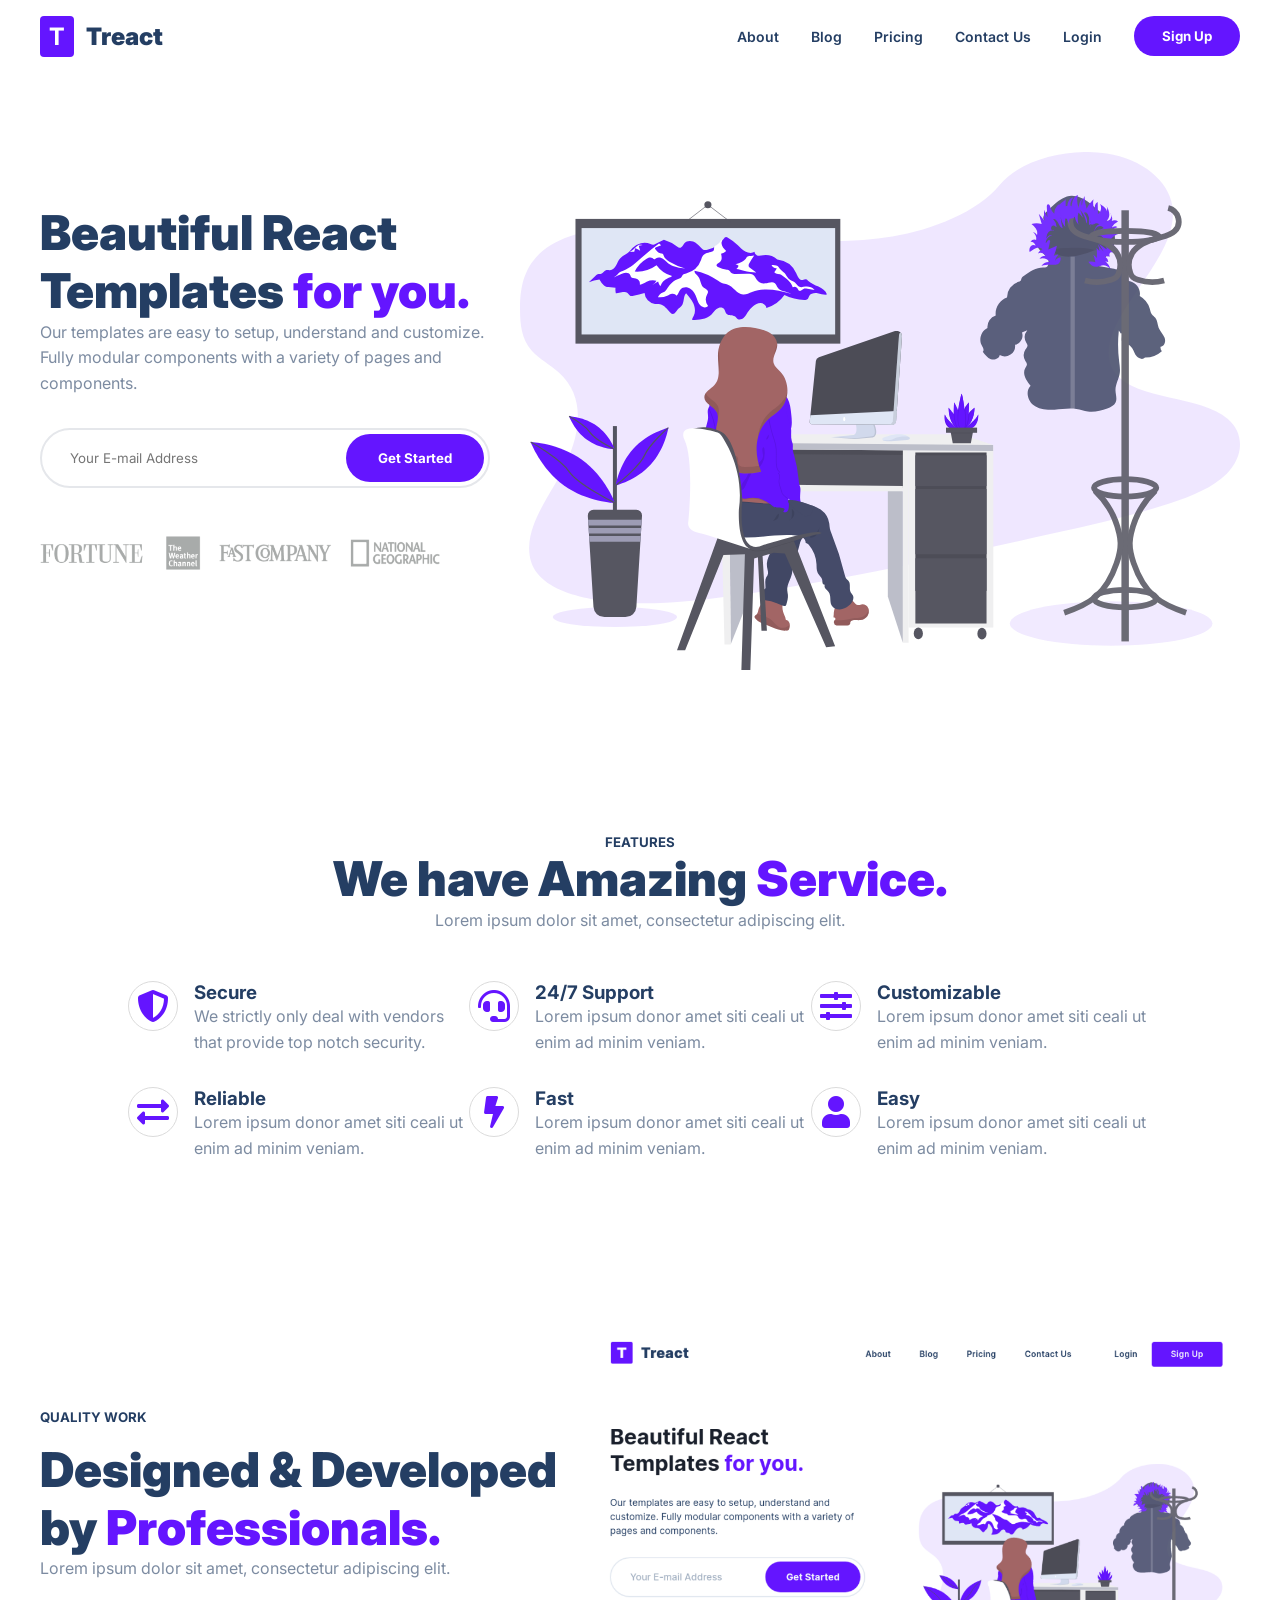
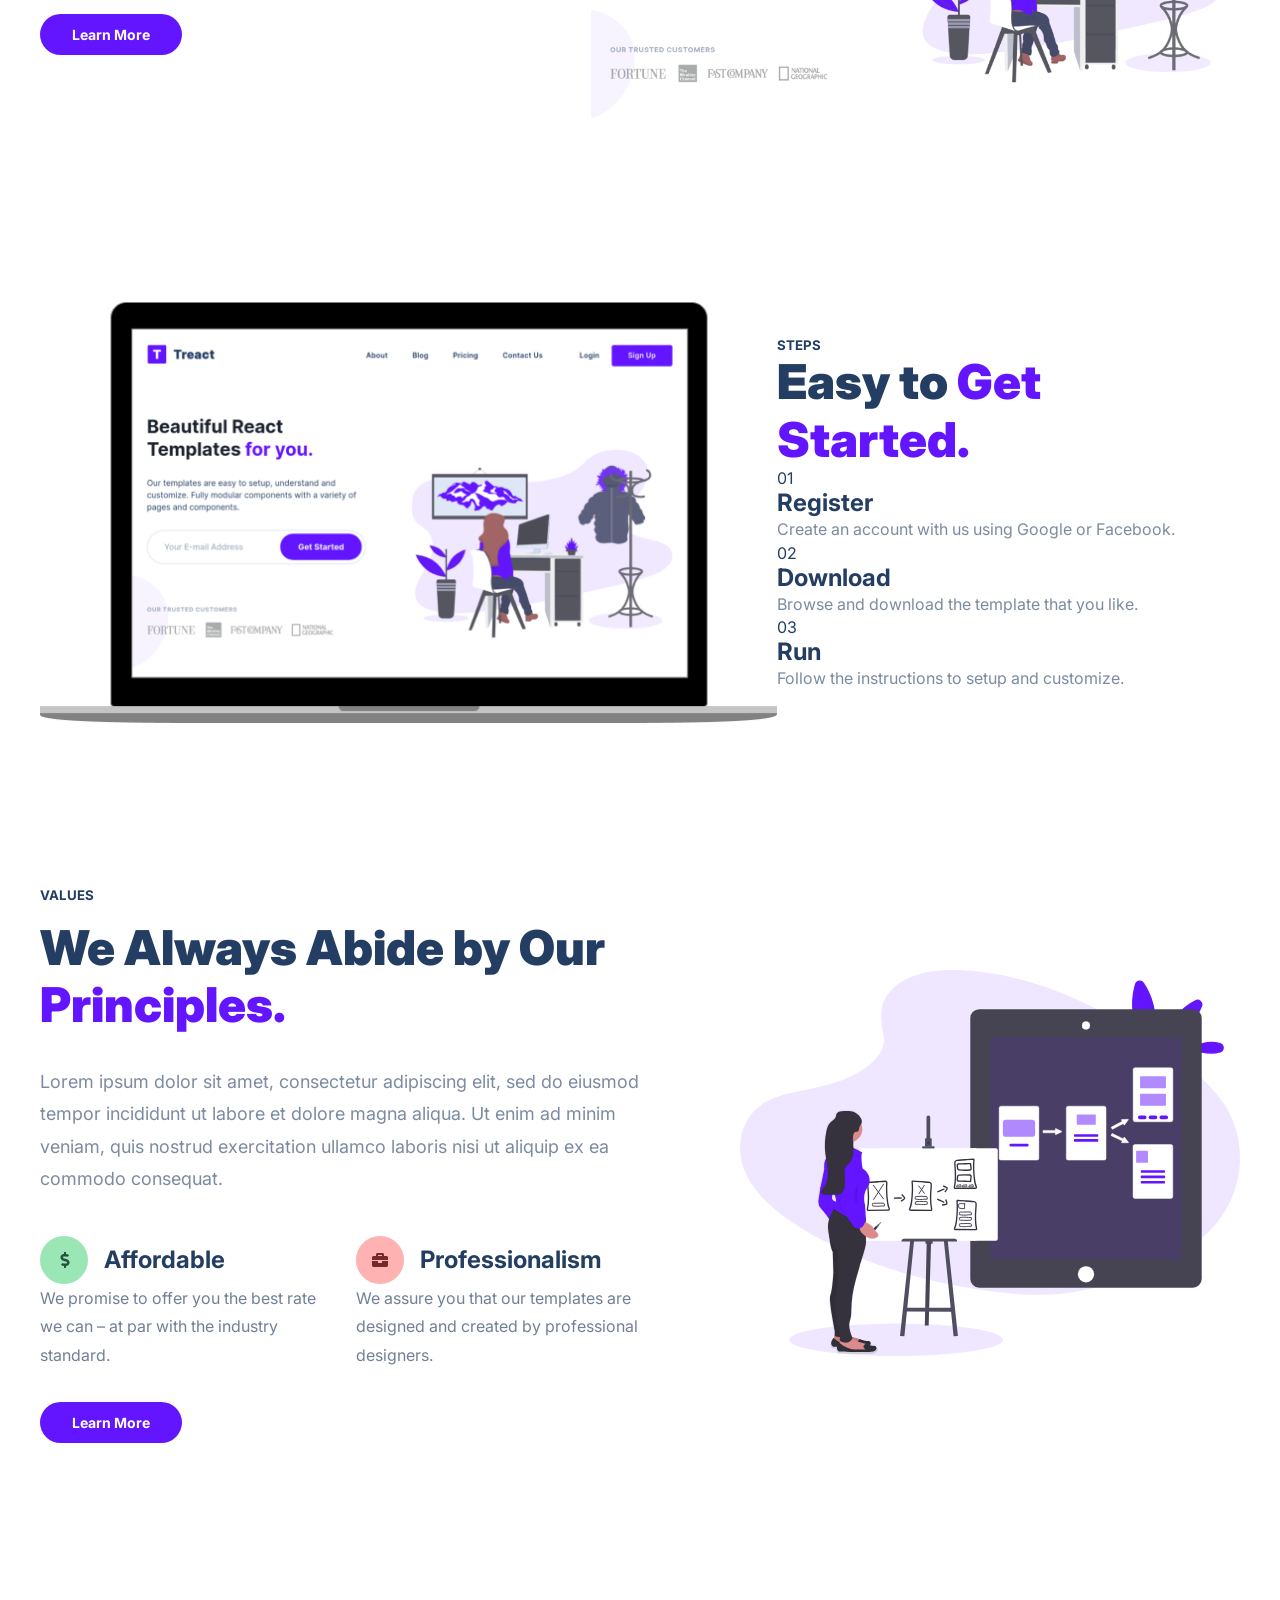
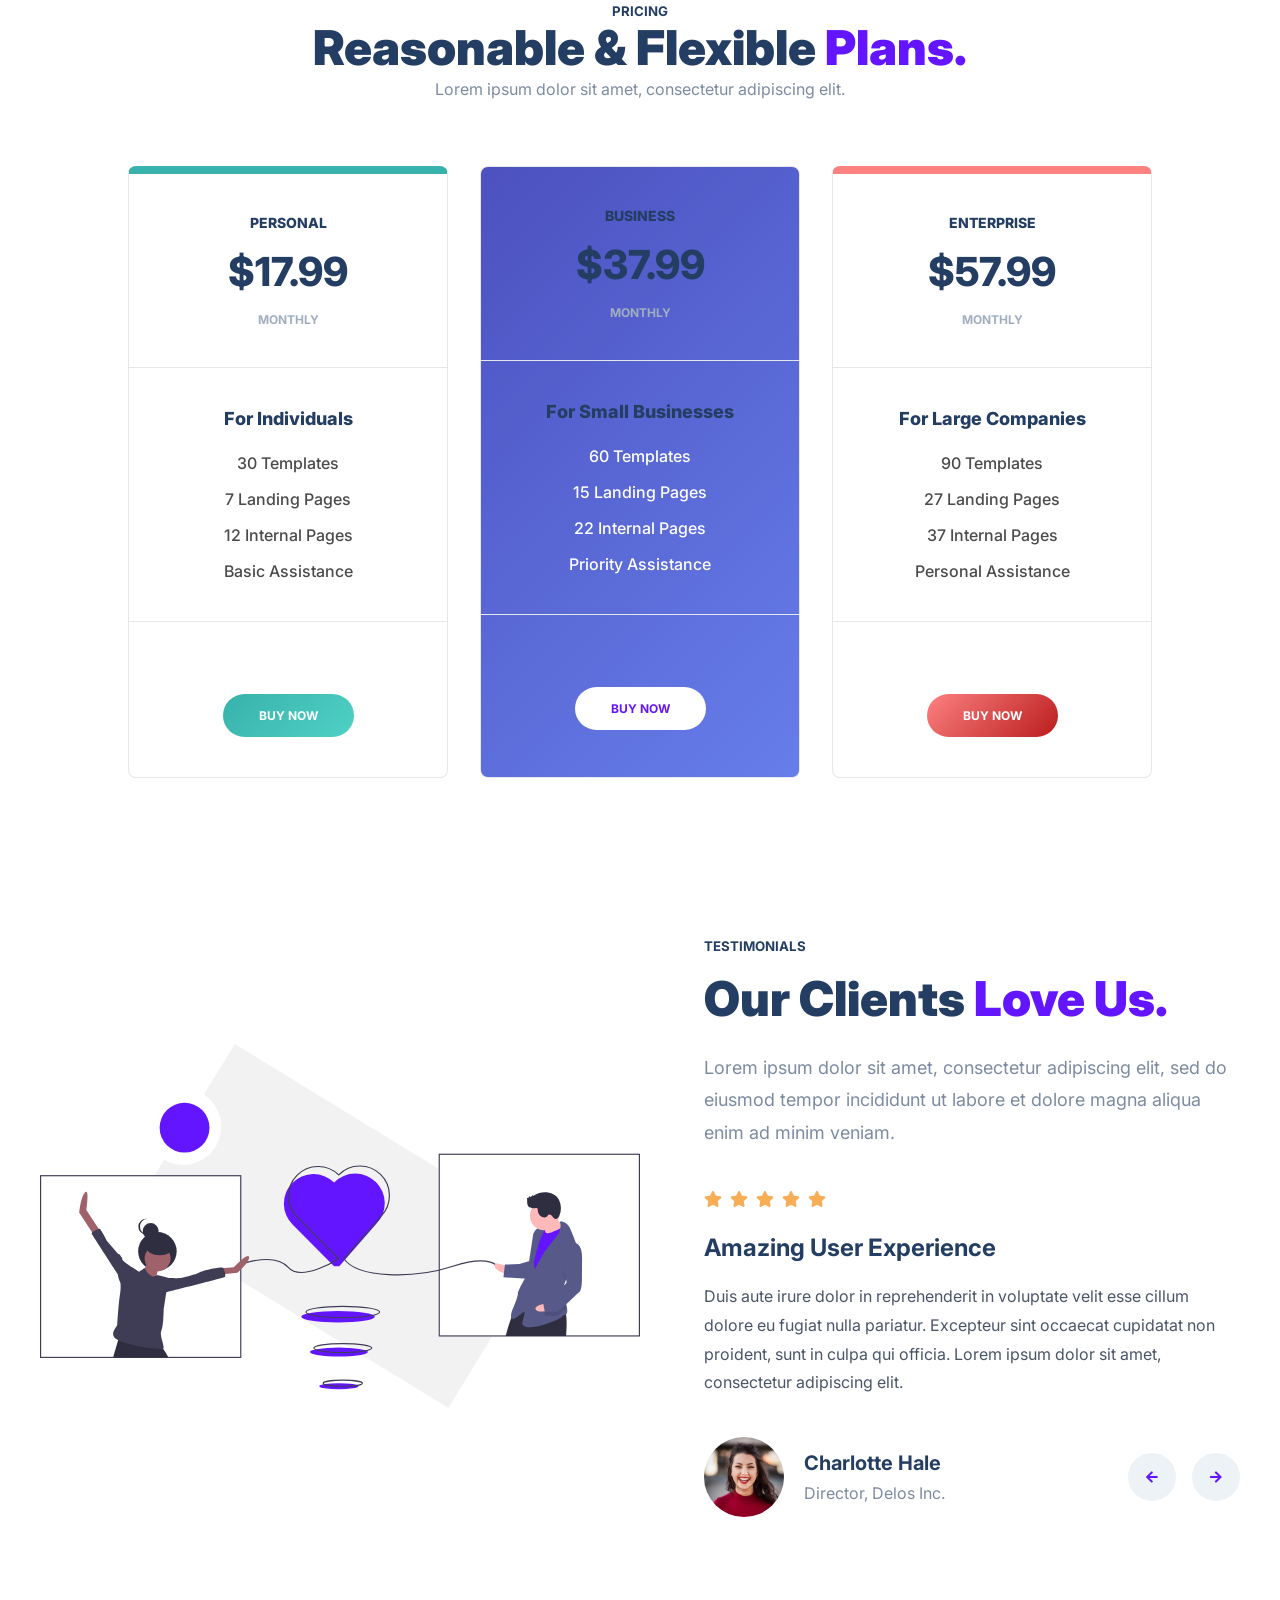
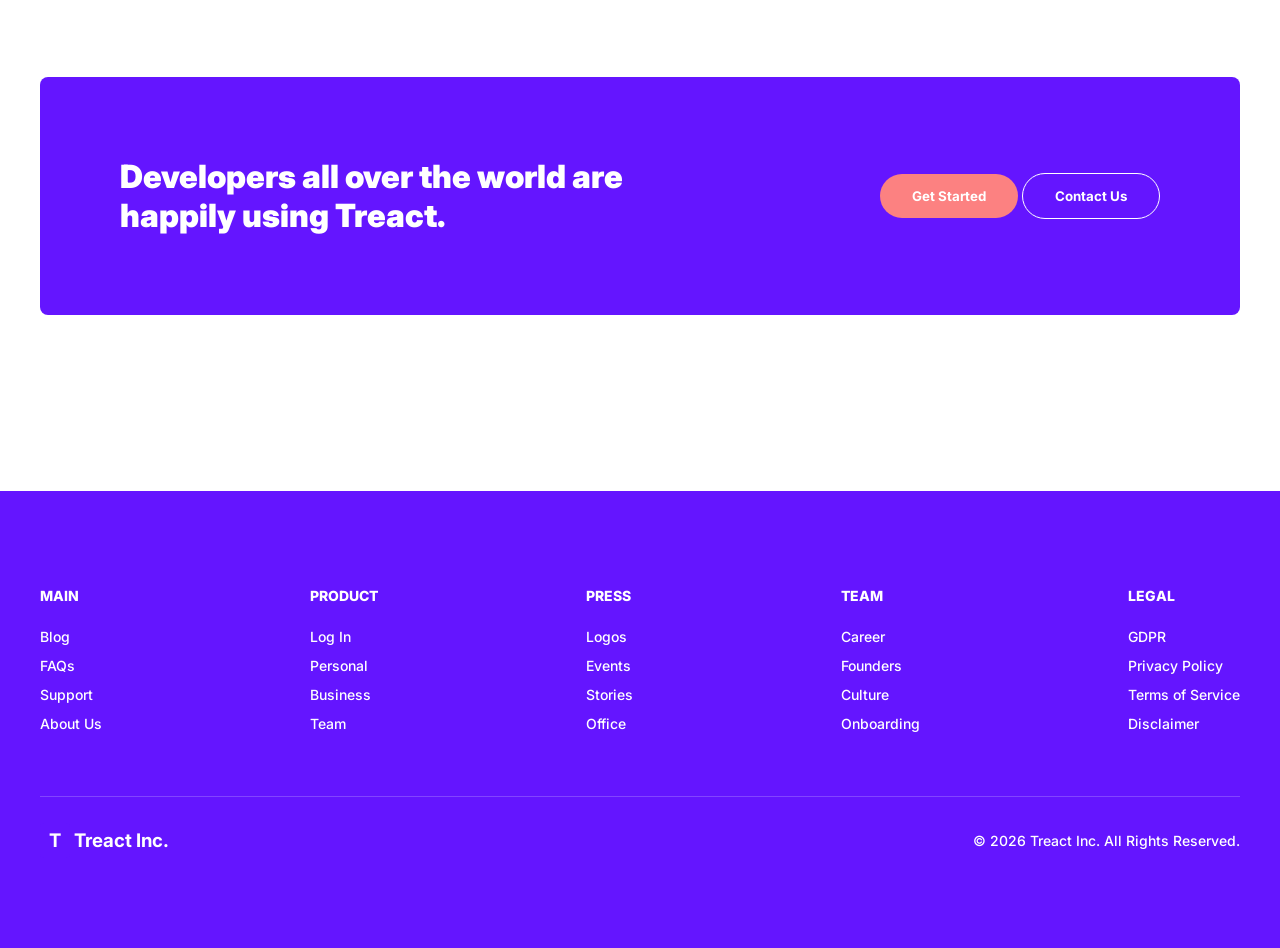
<file: index.html>
<!DOCTYPE html>
 <html lang="en">
   <head>
     <meta charset="UTF-8">
     <meta http-equiv="X-UA-Compatible" content="IE=edge">
     <meta name="viewport" content="width=device-width, initial-scale=1.0">
     <title>Treact - A React UI Library for Tailwind CSS</title>
     <link rel="stylesheet" href="styles.css">
     <link rel="stylesheet" href="https://pro.fontawesome.com/releases/v5.10.0/css/all.css" integrity="sha384-AYmEC3Yw5cVb3ZcuHtOA93w35dYTsvhLPVnYs9eStHfGJvOvKxVfELGroGkvsg+p" crossorigin="anonymous" />
     <script src="script.js"></script>
   </head>

<body>
  <section id="landing">
    <nav>
      <div class="row nav__row">
        <div class="nav__logo">
          <span class="logo-box">T</span>
          <span>Treact</span>
        </div>

        <div class="links">
          <a class="link">About</a>
          <a class="link">Blog</a>
          <a class="link">Pricing</a>
          <a class="link">Contact Us</a>
          <a class="link">Login</a>
          <button>Sign Up</button>
        </div>

        <button class="btn__menu" onclick="openMenu()">☰</button>
      </div>
    </nav>

    <div class="modal">
      <button class="btn__menu btn__menu--close" onclick="closeMenu()">×</button>
      <div class="modal__links">
        <a class="modal__link">About</a>
        <a class="modal__link">Blog</a>
        <a class="modal__link">Pricing</a>
        <a class="modal__link">Contact Us</a>
        <a class="modal__link">Login</a>
        <a class="modal__link modal__link--primary">Sign Up</a>
      </div>
    </div>

    <header>
      <div class="container">
        <div class="row">
          <div class="header__description">
            <h1>Beautiful React Templates <span class="purple">for you.</span></h1>
            <p>
              Our templates are easy to setup, understand and customize.
              Fully modular components with a variety of pages and components.
            </p>

            <div class="header__email">
              <input type="email" placeholder="Your E-mail Address">
              <button>Get Started</button>
            </div>

            <figure class="header__companies">
              <img src="./assets/customers-logo-strip.680ac7c2e8ae28161d2c.png" alt="Clients">
            </figure>
          </div>

          <figure class="header__img--wrapper">
            <img src="./assets/design-illustration-2.6da6a00b20c07c4a9b65d1870679e1b8.svg" alt="Hero illustration">
          </figure>
        </div>
      </div>
    </header>
  </section>

  <main>
    <section id="features">
      <div class="container">
        <div class="row__narrow">
          <h5 class="section__tag">FEATURES</h5>
          <h2>We have Amazing <span class="purple">Service.</span></h2>
          <p class="section__para">Lorem ipsum dolor sit amet, consectetur adipiscing elit.</p>

          <div class="services">
            <div class="service"><i class="fas fa-shield-alt"></i><div><h3>Secure</h3><p>We strictly only deal with vendors that provide top notch security.</p></div></div>
            <div class="service"><i class="fas fa-headset"></i><div><h3>24/7 Support</h3><p>Lorem ipsum donor amet siti ceali ut enim ad minim veniam.</p></div></div>
            <div class="service"><i class="fas fa-sliders-h"></i><div><h3>Customizable</h3><p>Lorem ipsum donor amet siti ceali ut enim ad minim veniam.</p></div></div>
            <div class="service"><i class="fas fa-exchange-alt"></i><div><h3>Reliable</h3><p>Lorem ipsum donor amet siti ceali ut enim ad minim veniam.</p></div></div>
            <div class="service"><i class="fas fa-bolt"></i><div><h3>Fast</h3><p>Lorem ipsum donor amet siti ceali ut enim ad minim veniam.</p></div></div>
            <div class="service"><i class="fas fa-user"></i><div><h3>Easy</h3><p>Lorem ipsum donor amet siti ceali ut enim ad minim veniam.</p></div></div>
          </div>
        </div>
      </div>
    </section>

    <section id="quality">
      <div class="container">
        <div class="row">
          <div class="section__text">
            <h5 class="section__tag">QUALITY WORK</h5>
            <h2>Designed & Developed by <span class="purple">Professionals.</span></h2>
            <p>Lorem ipsum dolor sit amet, consectetur adipiscing elit.</p>
            <button class="btn">Learn More</button>
          </div>
          <figure class="section__img">
            <img src="./assets/hero-screenshot-1.40a097b525c2f8c9808e.png" alt="">
          </figure>
        </div>
      </div>
    </section>

    <section id="steps">
      <div class="container">
        <div class="row">
          <figure class="section__img">
            <img src="./assets/hero-screenshot-2.241aac1fbc66db29d873.png" alt="">
          </figure>

          <div class="section__text">
            <h5 class="section__tag">STEPS</h5>
            <h2>Easy to <span class="purple">Get Started.</span></h2>

            <div class="step"><span>01</span><div><h3>Register</h3><p>Create an account with us using Google or Facebook.</p></div></div>
            <div class="step"><span>02</span><div><h3>Download</h3><p>Browse and download the template that you like.</p></div></div>
            <div class="step"><span>03</span><div><h3>Run</h3><p>Follow the instructions to setup and customize.</p></div></div>
          </div>
        </div>
      </div>
    </section>

    <section id="values">
  <div class="container">
    <div class="row">

      <div class="values__description">
        <h5 class="section__tag">VALUES</h5>

        <h2>
          We Always Abide by
          Our <span class="purple">Principles.</span>
        </h2>

        <p class="values__para">
          Lorem ipsum dolor sit amet, consectetur adipiscing elit,
          sed do eiusmod tempor incididunt ut labore et dolore magna
          aliqua. Ut enim ad minim veniam, quis nostrud exercitation
          ullamco laboris nisi ut aliquip ex ea commodo consequat.
        </p>

        <div class="value__list">

          <div class="value">
            <div class="value__title">
              <div class="value__icon value__icon--green">
                <i class="fas fa-dollar-sign"></i>
              </div>

              <h3>Affordable</h3>
            </div>

            <p>
              We promise to offer you the best rate we can –
              at par with the industry standard.
            </p>
          </div>

          <div class="value">
            <div class="value__title">
              <div class="value__icon value__icon--red">
                <i class="fas fa-briefcase"></i>
              </div>

              <h3>Professionalism</h3>
            </div>

            <p>
              We assure you that our templates are designed and
              created by professional designers.
            </p>
          </div>

        </div>

        <button class="btn">
          Learn More
        </button>

      </div>

      <figure class="values__img">
        <img src="./assets/prototype-illustration.21bc4b3f612a2f257c3d361067582485.svg" alt="">
      </figure>

    </div>
  </div>
</section>

    <section id="pricing">
      <div class="container">
        <div class="row">
          <h5 class="section__tag">PRICING</h5>
          <h2>Reasonable & Flexible <span class="purple">Plans.</span></h2>
          <p class="section__para">Lorem ipsum dolor sit amet, consectetur adipiscing elit.</p>

          <div class="plans">
  <div class="plan">
    <div class="plan__top">
      <h3>PERSONAL</h3>
      <h4>$17.99</h4>
      <p>MONTHLY</p>
    </div>

    <div class="plan__middle">
      <h5>For Individuals</h5>
      <p>30 Templates</p>
      <p>7 Landing Pages</p>
      <p>12 Internal Pages</p>
      <p>Basic Assistance</p>
    </div>

    <div class="plan__bottom">
      <button class="btn">BUY NOW</button>
    </div>
  </div>

  <div class="plan plan--featured">
    <div class="plan__top">
      <h3>BUSINESS</h3>
      <h4>$37.99</h4>
      <p>MONTHLY</p>
    </div>

    <div class="plan__middle">
      <h5>For Small Businesses</h5>
      <p>60 Templates</p>
      <p>15 Landing Pages</p>
      <p>22 Internal Pages</p>
      <p>Priority Assistance</p>
    </div>

    <div class="plan__bottom">
      <button class="btn">BUY NOW</button>
    </div>
  </div>

  <div class="plan">
    <div class="plan__top">
      <h3>ENTERPRISE</h3>
      <h4>$57.99</h4>
      <p>MONTHLY</p>
    </div>

    <div class="plan__middle">
      <h5>For Large Companies</h5>
      <p>90 Templates</p>
      <p>27 Landing Pages</p>
      <p>37 Internal Pages</p>
      <p>Personal Assistance</p>
    </div>

    <div class="plan__bottom">
      <button class="btn">BUY NOW</button>
    </div>
  </div>
</div>
        </div>
      </div>
    </section>

    <section id="testimonials">
  <div class="container">
    <div class="row">

      <figure class="testimonials__img">
        <img src="assets/love-illustration.c759090fa833369ad6ffb6eb19cacb3e.svg" alt="">
      </figure>

      <div class="testimonials__description">

        <h5 class="section__tag">TESTIMONIALS</h5>

        <h2>
          Our Clients
          <span class="purple">Love Us.</span>
        </h2>

        <p class="testimonials__para">
          Lorem ipsum dolor sit amet, consectetur adipiscing elit,
          sed do eiusmod tempor incididunt ut labore et dolore magna
          aliqua enim ad minim veniam.
        </p>

        <div class="testimonial">

          <div class="testimonial__stars">
            <i class="fas fa-star"></i>
            <i class="fas fa-star"></i>
            <i class="fas fa-star"></i>
            <i class="fas fa-star"></i>
            <i class="fas fa-star"></i>
          </div>

          <h3>Amazing User Experience</h3>

          <p class="testimonial__review">
            Duis aute irure dolor in reprehenderit in voluptate velit
            esse cillum dolore eu fugiat nulla pariatur. Excepteur sint
            occaecat cupidatat non proident, sunt in culpa qui officia.
            Lorem ipsum dolor sit amet, consectetur adipiscing elit.
          </p>

          <div class="testimonial__bottom">

            <div class="testimonial__profile">

              <img
                src="./assets/photo-1494790108377-be9c29b29330.avif"
                alt=""
              >

              <div>
                <h4>Charlotte Hale</h4>
                <p>Director, Delos Inc.</p>
              </div>

            </div>

            <div class="testimonial__buttons">

              <button class="testimonial__button">
                <i class="fas fa-arrow-left"></i>
              </button>

              <button class="testimonial__button">
                <i class="fas fa-arrow-right"></i>
              </button>

            </div>

          </div>

        </div>

      </div>

    </div>
  </div>
</section>

    <section id="start">
      <div class="container">
        <div class="row start__row">
          <h2 class="start__title">Developers all over the world are happily using Treact.</h2>
          <div class="start__btns">
            <button class="start__btn">Get Started</button>
            <button class="start__btn start__btn--outline">Contact Us</button>
          </div>
        </div>
      </div>
    </section>
  </main>

  <footer>
    <div class="row footer__row">
      <div class="footer__columns">
        <div><h4>MAIN</h4><a>Blog</a><a>FAQs</a><a>Support</a><a>About Us</a></div>
        <div><h4>PRODUCT</h4><a>Log In</a><a>Personal</a><a>Business</a><a>Team</a></div>
        <div><h4>PRESS</h4><a>Logos</a><a>Events</a><a>Stories</a><a>Office</a></div>
        <div><h4>TEAM</h4><a>Career</a><a>Founders</a><a>Culture</a><a>Onboarding</a></div>
        <div><h4>LEGAL</h4><a>GDPR</a><a>Privacy Policy</a><a>Terms of Service</a><a>Disclaimer</a></div>
      </div>

      <div class="footer__bottom">
        <h3><span class="logo-box">T</span> Treact Inc.</h3>
        <p>© 2026 Treact Inc. All Rights Reserved.</p>
      </div>
    </div>
  </footer>

  <script src="script (2).js"></script>
</body>
</file>
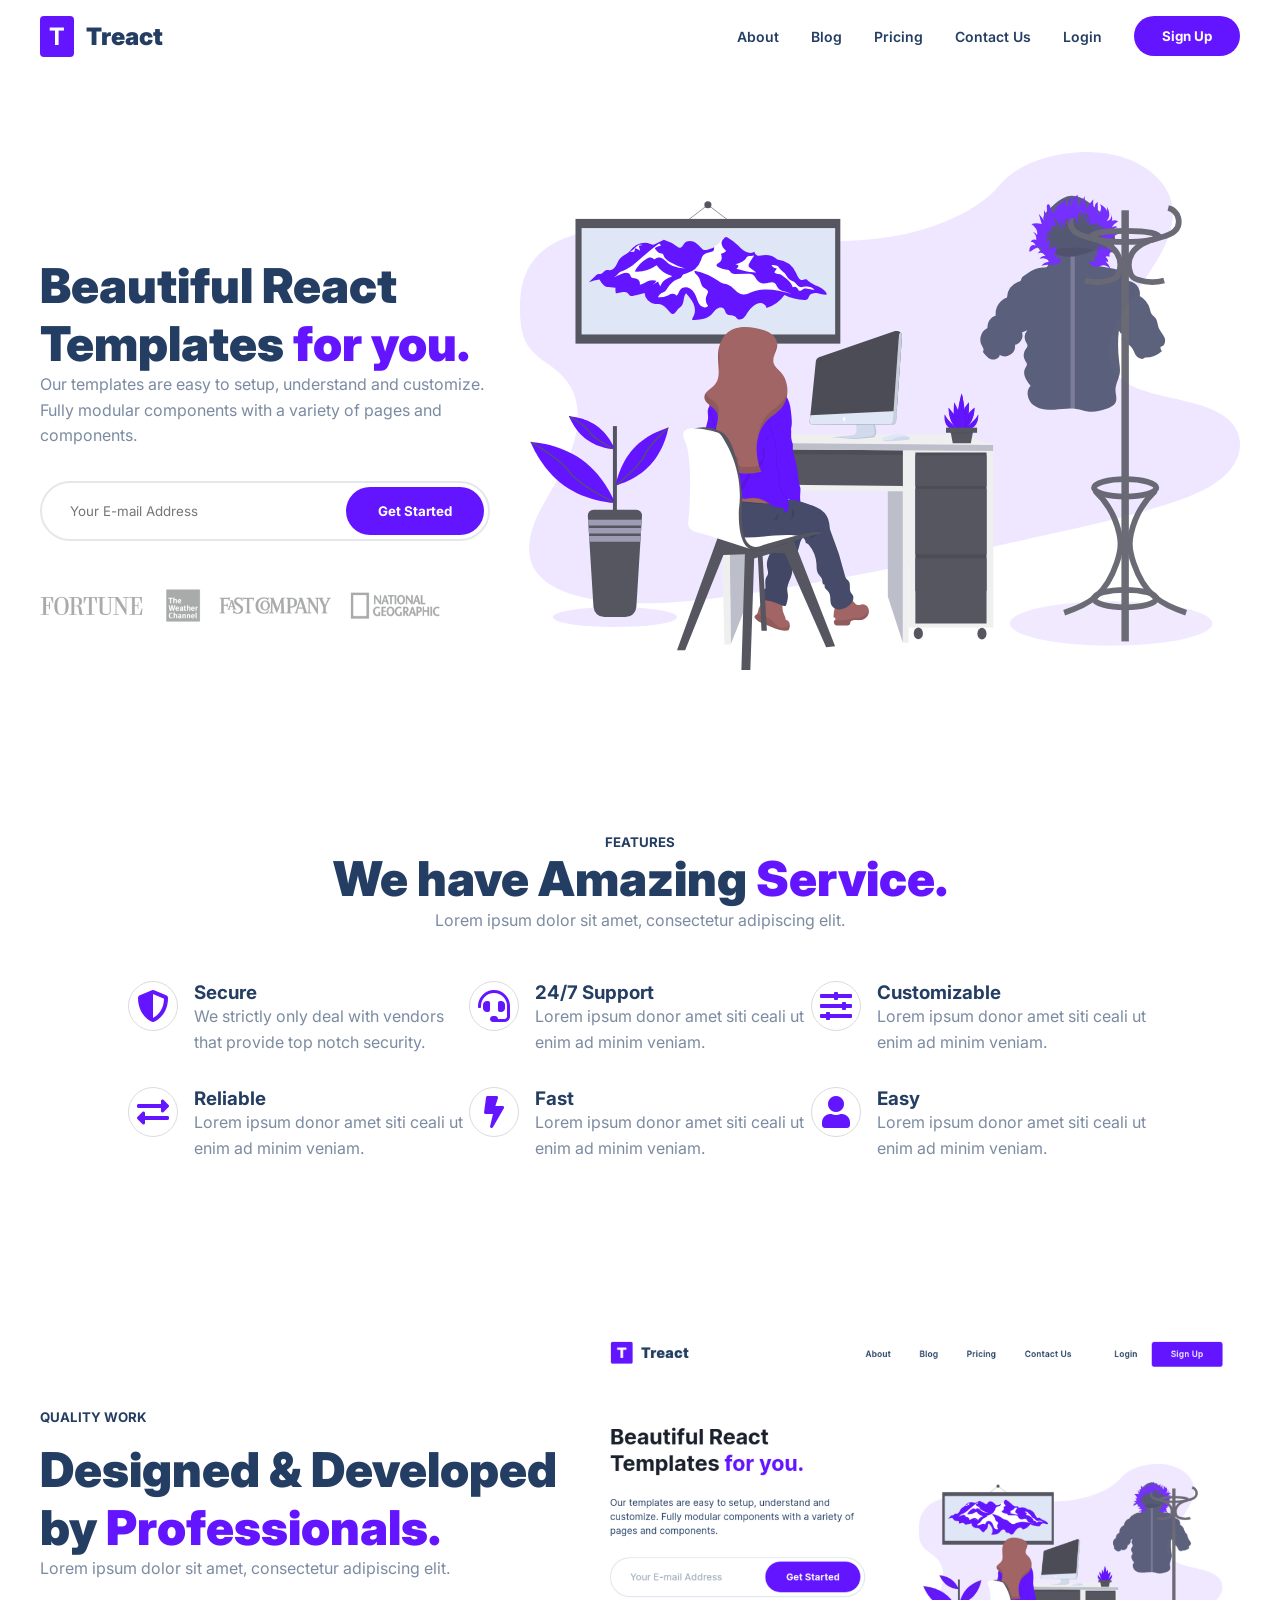
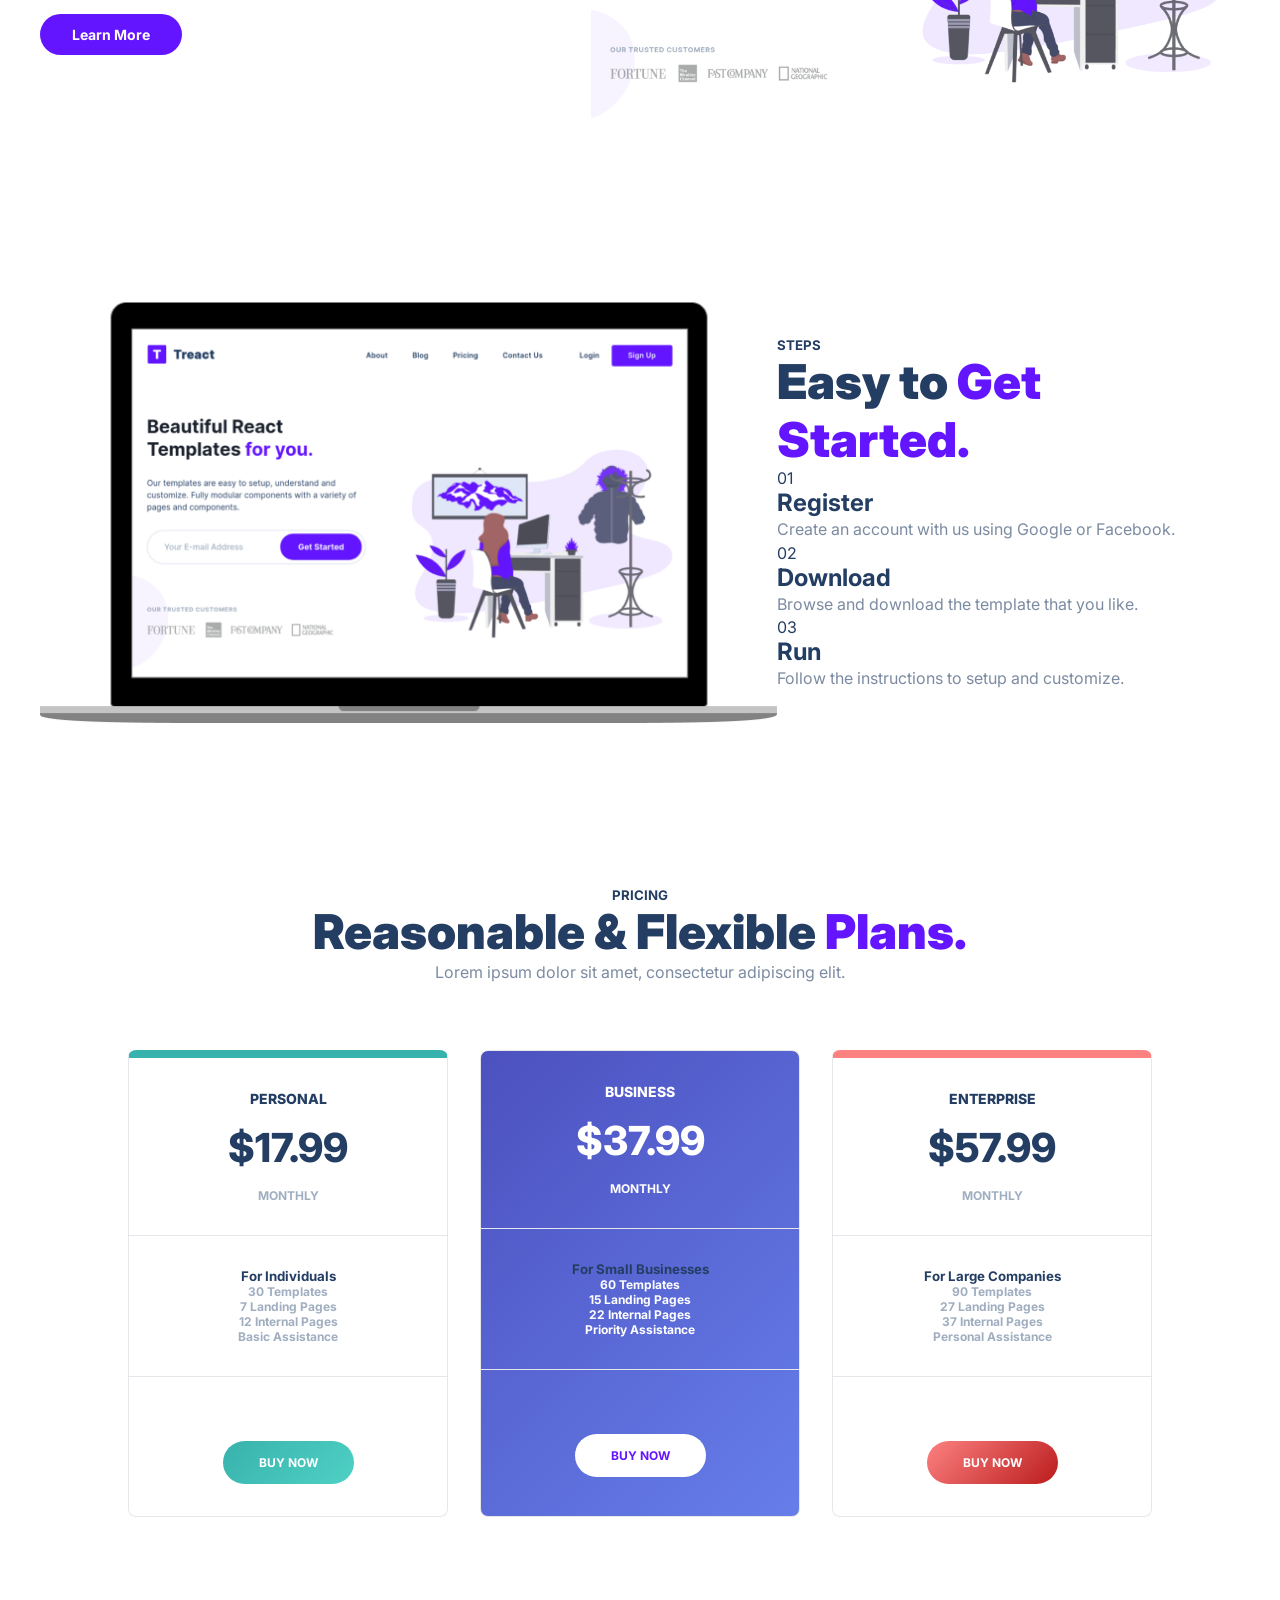
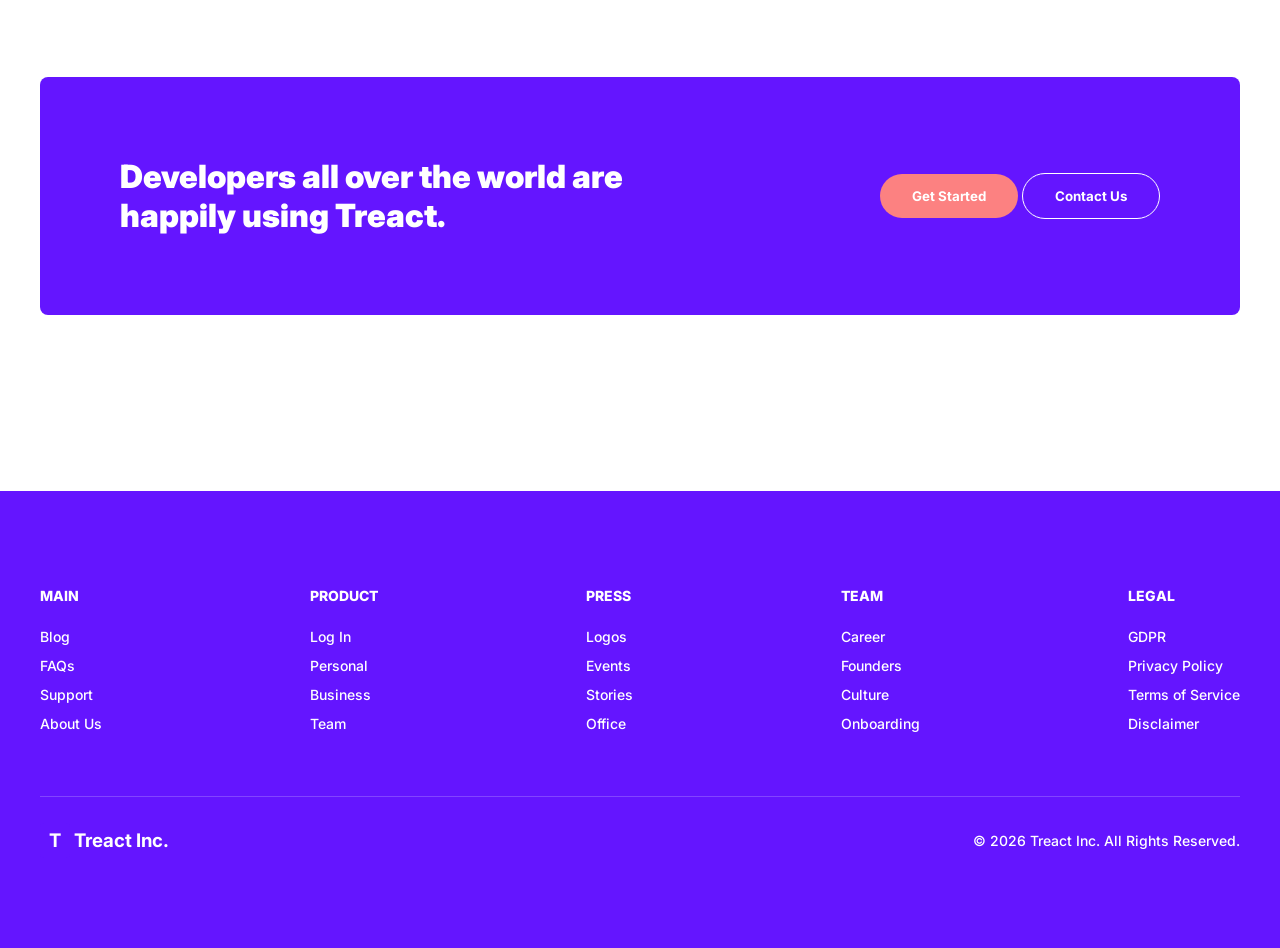
<file: index (1).html>
<!DOCTYPE html> <html lang="en"> <head> <meta charset="UTF-8"> <meta http-equiv="X-UA-Compatible" content="IE=edge"> <meta name="viewport" content="width=device-width, initial-scale=1.0"> <title>Treact - A React UI Library for Tailwind CSS</title> <link rel="stylesheet" href="style (2).css"> <link rel="stylesheet" href="https://pro.fontawesome.com/releases/v5.10.0/css/all.css" integrity="sha384-AYmEC3Yw5cVb3ZcuHtOA93w35dYTsvhLPVnYs9eStHfGJvOvKxVfELGroGkvsg+p" crossorigin="anonymous" /> <script src="script (2).js"></script> </head>

<body>
  <section id="landing">
    <nav>
      <div class="row nav__row">
        <div class="nav__logo">
          <span class="logo-box">T</span>
          <span>Treact</span>
        </div>

        <div class="links">
          <a class="link">About</a>
          <a class="link">Blog</a>
          <a class="link">Pricing</a>
          <a class="link">Contact Us</a>
          <a class="link">Login</a>
          <button>Sign Up</button>
        </div>

        <button class="btn__menu" onclick="openMenu()">☰</button>
      </div>
    </nav>

    <div class="modal">
      <button class="btn__menu btn__menu--close" onclick="closeMenu()">×</button>
      <div class="modal__links">
        <a class="modal__link">About</a>
        <a class="modal__link">Blog</a>
        <a class="modal__link">Pricing</a>
        <a class="modal__link">Contact Us</a>
        <a class="modal__link">Login</a>
        <a class="modal__link modal__link--primary">Sign Up</a>
      </div>
    </div>

    <header>
      <div class="container">
        <div class="row">
          <div class="header__description">
            <h1>Beautiful React Templates <span class="purple">for you.</span></h1>
            <p>
              Our templates are easy to setup, understand and customize.
              Fully modular components with a variety of pages and components.
            </p>

            <div class="header__email">
              <input type="email" placeholder="Your E-mail Address">
              <button>Get Started</button>
            </div>

            <figure class="header__companies">
              <img src="./assets/customers-logo-strip.680ac7c2e8ae28161d2c.png" alt="Clients">
            </figure>
          </div>

          <figure class="header__img--wrapper">
            <img src="./assets/design-illustration-2.6da6a00b20c07c4a9b65d1870679e1b8.svg" alt="Hero illustration">
          </figure>
        </div>
      </div>
    </header>
  </section>

  <main>
    <section id="features">
      <div class="container">
        <div class="row__narrow">
          <h5 class="section__tag">FEATURES</h5>
          <h2>We have Amazing <span class="purple">Service.</span></h2>
          <p class="section__para">Lorem ipsum dolor sit amet, consectetur adipiscing elit.</p>

          <div class="services">
            <div class="service"><i class="fas fa-shield-alt"></i><div><h3>Secure</h3><p>We strictly only deal with vendors that provide top notch security.</p></div></div>
            <div class="service"><i class="fas fa-headset"></i><div><h3>24/7 Support</h3><p>Lorem ipsum donor amet siti ceali ut enim ad minim veniam.</p></div></div>
            <div class="service"><i class="fas fa-sliders-h"></i><div><h3>Customizable</h3><p>Lorem ipsum donor amet siti ceali ut enim ad minim veniam.</p></div></div>
            <div class="service"><i class="fas fa-exchange-alt"></i><div><h3>Reliable</h3><p>Lorem ipsum donor amet siti ceali ut enim ad minim veniam.</p></div></div>
            <div class="service"><i class="fas fa-bolt"></i><div><h3>Fast</h3><p>Lorem ipsum donor amet siti ceali ut enim ad minim veniam.</p></div></div>
            <div class="service"><i class="fas fa-user"></i><div><h3>Easy</h3><p>Lorem ipsum donor amet siti ceali ut enim ad minim veniam.</p></div></div>
          </div>
        </div>
      </div>
    </section>

    <section id="quality">
      <div class="container">
        <div class="row">
          <div class="section__text">
            <h5 class="section__tag">QUALITY WORK</h5>
            <h2>Designed & Developed by <span class="purple">Professionals.</span></h2>
            <p>Lorem ipsum dolor sit amet, consectetur adipiscing elit.</p>
            <button class="btn">Learn More</button>
          </div>
          <figure class="section__img">
            <img src="./assets/hero-screenshot-1.40a097b525c2f8c9808e.png" alt="">
          </figure>
        </div>
      </div>
    </section>

    <section id="steps">
      <div class="container">
        <div class="row">
          <figure class="section__img">
            <img src="./assets/hero-screenshot-2.241aac1fbc66db29d873.png" alt="">
          </figure>

          <div class="section__text">
            <h5 class="section__tag">STEPS</h5>
            <h2>Easy to <span class="purple">Get Started.</span></h2>

            <div class="step"><span>01</span><div><h3>Register</h3><p>Create an account with us using Google or Facebook.</p></div></div>
            <div class="step"><span>02</span><div><h3>Download</h3><p>Browse and download the template that you like.</p></div></div>
            <div class="step"><span>03</span><div><h3>Run</h3><p>Follow the instructions to setup and customize.</p></div></div>
          </div>
        </div>
      </div>
    </section>

    <section id="pricing">
      <div class="container">
        <div class="row">
          <h5 class="section__tag">PRICING</h5>
          <h2>Reasonable & Flexible <span class="purple">Plans.</span></h2>
          <p class="section__para">Lorem ipsum dolor sit amet, consectetur adipiscing elit.</p>

          <div class="plans">
  <div class="plan">
    <div class="plan__top">
      <h3>PERSONAL</h3>
      <h4>$17.99</h4>
      <p>MONTHLY</p>
    </div>

    <div class="plan__middle">
      <h5>For Individuals</h5>
      <p>30 Templates</p>
      <p>7 Landing Pages</p>
      <p>12 Internal Pages</p>
      <p>Basic Assistance</p>
    </div>

    <div class="plan__bottom">
      <button class="btn">BUY NOW</button>
    </div>
  </div>

  <div class="plan plan--featured">
    <div class="plan__top">
      <h3>BUSINESS</h3>
      <h4>$37.99</h4>
      <p>MONTHLY</p>
    </div>

    <div class="plan__middle">
      <h5>For Small Businesses</h5>
      <p>60 Templates</p>
      <p>15 Landing Pages</p>
      <p>22 Internal Pages</p>
      <p>Priority Assistance</p>
    </div>

    <div class="plan__bottom">
      <button class="btn">BUY NOW</button>
    </div>
  </div>

  <div class="plan">
    <div class="plan__top">
      <h3>ENTERPRISE</h3>
      <h4>$57.99</h4>
      <p>MONTHLY</p>
    </div>

    <div class="plan__middle">
      <h5>For Large Companies</h5>
      <p>90 Templates</p>
      <p>27 Landing Pages</p>
      <p>37 Internal Pages</p>
      <p>Personal Assistance</p>
    </div>

    <div class="plan__bottom">
      <button class="btn">BUY NOW</button>
    </div>
  </div>
</div>
        </div>
      </div>
    </section>

    <section id="start">
      <div class="container">
        <div class="row start__row">
          <h2 class="start__title">Developers all over the world are happily using Treact.</h2>
          <div class="start__btns">
            <button class="start__btn">Get Started</button>
            <button class="start__btn start__btn--outline">Contact Us</button>
          </div>
        </div>
      </div>
    </section>
  </main>

  <footer>
    <div class="row footer__row">
      <div class="footer__columns">
        <div><h4>MAIN</h4><a>Blog</a><a>FAQs</a><a>Support</a><a>About Us</a></div>
        <div><h4>PRODUCT</h4><a>Log In</a><a>Personal</a><a>Business</a><a>Team</a></div>
        <div><h4>PRESS</h4><a>Logos</a><a>Events</a><a>Stories</a><a>Office</a></div>
        <div><h4>TEAM</h4><a>Career</a><a>Founders</a><a>Culture</a><a>Onboarding</a></div>
        <div><h4>LEGAL</h4><a>GDPR</a><a>Privacy Policy</a><a>Terms of Service</a><a>Disclaimer</a></div>
      </div>

      <div class="footer__bottom">
        <h3><span class="logo-box">T</span> Treact Inc.</h3>
        <p>© 2026 Treact Inc. All Rights Reserved.</p>
      </div>
    </div>
  </footer>

  <script src="script (2).js"></script>
</body>
</file>
<file: styles.css>
@import url('https://fonts.googleapis.com/css2?family=Inter:wght@100;200;300;400;500;600;700;800;900&display=swap');

* {
    margin: 0;
    padding: 0;
    box-sizing: border-box;
    font-family: 'Inter', system-ui;
    color: #243e63;
}

html {
    scroll-behavior: smooth;
}

body {
    max-width: 100vw;
    overflow-x: hidden;
}

.row {
    width: 100%;
    max-width: 1200px;
    margin: 0 auto;
}

.row__narrow {
    width: 100%;
    max-width: 1024px;
    margin: 0 auto;
}

.container {
    padding: 96px 0;
}

.purple {
    color: #6415ff;
}

section {
    padding: 0 32px;
}

main {
    margin-bottom: 96px;
}

.logo {
  display: flex;
  align-items: center;
  gap: 10px;
  color: #243e63;
  font-size: 22px;
}

.logo-box {
  background: #6415ff;
  color: white;
  font-weight: 700;
  padding: 6px 9px;
  border-radius: 4px;
}

.links {
  display: flex;
  align-items: center;
  gap: 32px;
}

.links a {
  color: #243e63;
  font-size: 14px;
  font-weight: 600;
  text-decoration: none;
}

.links button {
  background: #6415ff;
  color: white;
  border: none;
  padding: 12px 28px;
  border-radius: 999px;
  font-weight: 700;
  transition: all 300ms ease;
}

.links button:hover {
  background: #4b0db8;
  transition: all 300ms ease;
}



/* 

NAVBAR ↓

*/


.nav {
    display: flex;
    justify-content: space-between;
    align-items: center;
}

.nav__row {
  height: 72px;
  display: flex;
  align-items: center;
  justify-content: space-between;
}

.nav__logo {
    display: flex;
    align-items: center;
    gap: 12px;

    font-size: 24px;
    font-weight: 900;
}

.btn__menu {
    display: none;
    background: transparent;
    border: none;
    transition: all 300ms ease;
}

.btn__menu--svg:hover {
    filter: invert(26%) sepia(94%) saturate(7476%) hue-rotate(261deg) brightness(94%) contrast(115%);
}

.modal {
    position: fixed;
    top: 0;
    left: 0;
    right: 0;
    height: 378px;
    margin: 24px 16px;
    padding: 32px;
    background-color: #fff;
    border: 1px solid rgb(229, 231, 235);
    border-radius: 8px;
    z-index: 4;
    visibility: hidden;
    opacity: 0;
    transform: translateX(300%);
    transition: all 300ms ease;
}

.modal__links {
    width: 100%;
    height: 100%;
    display: flex;
    flex-direction: column;
    align-items: center;
}

.modal__link {
    color: #1a202c;
    font-size: 18px;
    font-weight: 600;
    line-height: 1.5;
    margin: 8px 0;
    padding-bottom: 4px;
    border-bottom: 2px solid transparent;
}

.modal__link--primary {
    color: #f7fafc;
    padding: 12px 32px;
    background: #6415ff;
    border-radius: 500px;
    border: none;
}

.modal__link--primary:hover {
    background: #4b0db8;
    transition: all 300ms ease;
}

.menu--open .modal {
    visibility: visible;
    opacity: 1;
    transform: translateX(0);
}

.btn__menu--close {
    position: fixed;
    top: 24px;
    right: 18px;
}


/* 

HEADER / ABOUT US ↓

*/


header .row {
  display: flex;
  align-items: center;
}

.header__description {
  width: 40%;
}

.header__description h1,
.section__text h2,
#features h2,
#pricing h2 {
  font-size: 48px;
  line-height: 1.2;
  font-weight: 900;
}

.header__description p,
.section__text p,
.section__para,
.service p,
.step p {
  color: #7c8ba1;
  line-height: 1.6;
}

.header__companies {
  margin: 48px 0;
}

.header__companies img {
    width: 100%;
    max-width: 400px;
    opacity: 0.5;
}

.header__email {
  position: relative;
  max-width: 450px;
  margin: 32px 0;
}

.header__email input {
  width: 100%;
  padding: 20px 180px 20px 28px;
  border: 2px solid #e5e7eb;
  border-radius: 999px;
}

.header__email button {
  position: absolute;
  right: 6px;
  top: 6px;
  bottom: 6px;
  padding: 0 32px;
  border: none;
  border-radius: 999px;
  background: #6415ff;
  color: white;
  font-weight: 700;
  transition: all 300ms ease;
}

.header__email button:hover {
  background: #4b0db8;
  transition: all 300ms ease;
}

.header__img--wrapper {
  width: 60%;
}

.header__img--wrapper img,
.section__img img {
  width: 100%;
}

/* SERVICES */

.service {
    display: flex;
    width: calc(100%/3);
    gap: 16px;
}

.services {
    display: flex;
    flex-wrap: wrap;
    margin-top: 48px;
    row-gap: 32px;
}

.container {
    padding: 80px 0;
}

.row {
    width: 100%;
    max-width: 1200px;
    margin: 0 auto;
}

.service__description {
    display: flex;
    flex-direction: column;
    margin-left: 16px;
}

.service i{
    font-size: 32px;
    color: #6415ff;
    margin-bottom: 16px;
    width: 48px;
    height: 48px;
    display: flex;
    align-items: center;
    justify-content: center;
    border: 1px solid #dbdbdb;
    border-radius: 50%;
    flex: 0 0 48px;
    flex-shrink: 0;
    padding: 24px;
    gap: 16px;
}



/* 

FEATURES ↓

*/


#features {
    position: relative;
}

#features .row__narrow {
    display: flex;
    flex-direction: column;
    align-items: center;
}


/* 

QUALITY WORK ↓

*/


#quality .row {
    display: flex;
    justify-content: space-between;
    align-items: center;
}

#quality h2 {
    margin-top: 16px;
}

.btn {
    background-color: #6415ff;
    color: white;
    margin-top: 32px;
    border: none;
    border-radius: 9999px;
    padding: 12px 32px;
    font-size: 14px;
    font-weight: 700;
    cursor: pointer;
    transition: all 300ms ease;
}

.btn:hover {
    background-color: #4b0db8;
    transition: all 300ms ease;
}


/* 

STEPS ↓

*/


#steps .row {
    display: flex;
    justify-content: space-between;
    align-items: center;
}

.step h3 {
    display: flex;
    flex-direction: column;
    font-size: 24px;
    font-weight: 700;
}


/* 

VALUES ↓

*/

#values .row {
    display: flex;
    justify-content: space-between;
    align-items: center;
}

#values .row {
    display: flex;
    justify-content: space-between;
    align-items: center;
}

.values__description {
    width: 50%;
}

.values__description h2 {
    font-size: 48px;
    line-height: 1.2;
    font-weight: 900;
    margin: 16px 0 32px;
}

.values__para {
    font-size: 18px;
    line-height: 1.8;
    color: #7c8ba1;
    margin-bottom: 40px;
}

.value__list {
    display: flex;
    gap: 32px;
}

.value {
    width: 75%;
}

.value__title {
    display: flex;
    align-items: center;
    gap: 16px;
}

.value__title h3 {
    font-size: 24px;
    font-weight: 700;
    margin: 0;
}

.value__icon {
    width: 48px;
    height: 48px;
    border-radius: 50%;
    display: flex;
    align-items: center;
    justify-content: center;
}

.value__icon--green {
    background: #9ae6b4;
}

.value__icon--green i {
    color: #22543d;
}

.value__icon--red {
    background: #feb2b2;
}

.value__icon--red i {
    color: #742a2a;
}

.value p {
    color: #718096;
    line-height: 1.8;
    font-size: 16px;
}

.values__img img {
    width: 100%;
    max-width: 500px;
}

/* PRICING ↓ */


#pricing .row {
    display: flex;
    flex-direction: column;
    align-items: center;
}

.plans {
    display: flex;
    gap: 32px;
    margin-top: 64px;
    width: 100%;
    justify-content: center;
}

.plan {
    width: calc(100% / 3);
    max-width: 320px;

    border: 1px solid #e5e7eb;
    border-radius: 8px;
    padding: 40px 32px;
    text-align: center;
}

.plan h3 {
    font-size: 14px;
    font-weight: 800;
}

.plan h4 {
    font-size: 40px;
    font-weight: 800;
    margin: 16px 0;
}

.plan p {
    color: #a0aec0;
    font-size: 12px;
    font-weight: 700;
}

.plan--featured {
    background: linear-gradient(135deg, #4c51bf, #667eea);
}

.plan--featured .plan__middle h5 {
    color: #243e63;
}

.plan--featured .plan__middle p {
    color: white;
}

.plan .btn {
    margin-top: 32px;
    padding: 14px 36px;
    font-size: 12px;
}

.plan {
    padding: 0;
    overflow: hidden;
}

.plan__top {
    padding: 40px 32px;
}


.plan__middle {
    padding: 40px 32px;
    border-top: 1px solid #e5e7eb;
    border-bottom: 1px solid #e5e7eb;
}

.plan__middle h5 {
    margin-bottom: 24px;
    font-size: 18px;
    font-weight: 800;
}

.plan__middle p {
    margin-top: 16px;
    color: #4b4b4b;
    font-size: 16px;
    font-weight: 500;
}

.plan__bottom {
    padding: 40px 32px;
}

.plan:first-child {
    border-top: 8px solid #38b2ac;
}

.plan:last-child {
    border-top: 8px solid #fc8181;
}

.plan:first-child .btn {
    background: linear-gradient(135deg, #38b2ac, #4fd1c5);
}

.plan:first-child .btn:hover {
    background: linear-gradient(135deg, #319795, #38b2ac);
    transition: all 300ms ease;
}

.plan--featured .btn {
    background: white;
    color: #6415ff;
}

.plan--featured .btn:hover {
    background: #c3c3ca;
    transition: all 300ms ease;
}

.plan:last-child .btn {
    background: linear-gradient(135deg, #fc8181, #bb1c1c);
}

.plan:last-child .btn:hover {
    background: linear-gradient(135deg, #e53e3e, #fc8181);
    transition: all 300ms ease;
}

/* 

TESTIMONIALS ↓

*/


#testimonials .row {
    display: flex;
}

/* TESTIMONIALS */

#testimonials .row {
    display: flex;
    justify-content: space-between;
    align-items: center;
}

.testimonials__img {
    width: 50%;
}

.testimonials__img img {
    width: 100%;
}

.testimonials__description {
    width: 50%;
    padding-left: 64px;
}

.testimonials__description h2 {
    font-size: 48px;
    font-weight: 900;
    line-height: 1.2;
    margin: 16px 0 24px;
}

.testimonials__para {
    color: #7c8ba1;
    line-height: 1.8;
    font-size: 18px;
    margin-bottom: 40px;
}

.testimonial__stars {
    margin-bottom: 24px;
}

.testimonial__stars i {
    color: #f6ad55;
    margin-right: 4px;
}

.testimonial h3 {
    font-size: 24px;
    font-weight: 700;
    margin-bottom: 20px;
}

.testimonial__review {
    color: #4a5568;
    line-height: 1.8;
    font-size: 16px;
    margin-bottom: 40px;
}

.testimonial__bottom {
    display: flex;
    justify-content: space-between;
    align-items: center;
}

.testimonial__profile {
    display: flex;
    align-items: center;
}

.testimonial__profile img {
    width: 80px;
    height: 80px;
    border-radius: 50%;
    object-fit: cover;
}

.testimonial__profile div {
    margin-left: 20px;
}

.testimonial__profile h4 {
    font-size: 20px;
    font-weight: 700;
}

.testimonial__profile p {
    color: #7c8ba1;
    margin-top: 8px;
}

.testimonial__buttons {
    display: flex;
    gap: 16px;
}

.testimonial__button {
    width: 48px;
    height: 48px;

    border: none;
    border-radius: 50%;

    background: #edf2f7;

    cursor: pointer;
}

.testimonial__button i {
    color: #6415ff;
}


/* 

START / CALL TO ACTION ↓

*/



#start .row {
    display: flex;
    justify-content: space-between;
    align-items: center;
}

.start__row {
    background: #6415ff;
    border-radius: 8px;
    padding: 80px;
    display: flex;
    justify-content: space-between;
    align-items: center;
}

.row {
    width: 100%;
    max-width: 1200px;
    margin: 0 auto;
}

.start__title {
    color: white;
    font-size: 32px;
    font-weight: 900;
    width: 60%;
}

.start__buttons {
    display: flex;
    gap: 24px;
    flex-shrink: 0;
}

.start__btn {
    background: #fc8181;
    color: white;
    border: none;
    padding: 14px 32px;
    border-radius: 9999px;
    font-weight: 700;
    transition: all 300ms ease;
}

.start__btn.start__btn--outline {
    background: transparent;
    border: 1px solid white;
    color: white;
}

.start__btn:hover {
    background: #f56565;
    transition: all 300ms ease;
}


/* 

FOOTER ↓

*/


footer {
    padding: 96px 32px;
    background-color: rgb(100, 21, 255);
    margin-bottom: -32px;
    position: relative;
    overflow: hidden;
}

.footer .row {
    display: flex;
    justify-content: space-between;
    align-items: center;
}

.footer__columns {
    display: flex;
    justify-content: space-between;
}

.footer__columns div {
    display: flex;
    flex-direction: column;
    gap: 12px;
}

.footer__columns h4 {
    color: white;
    font-size: 14px;
    font-weight: 800;
    margin-bottom: 12px;
}

.footer__columns a {
    color: white;
    font-size: 14px;
    font-weight: 500;
    cursor: pointer;
}

.footer__bottom {
    margin-top: 64px;
    padding-top: 32px;
    border-top: 1px solid rgba(255, 255, 255, 0.2);

    display: flex;
    justify-content: space-between;
    align-items: center;
}

.footer__logo,
.footer__copyright,
.footer__socials i {
    color: white;
}

.footer__logo {
    font-size: 20px;
    font-weight: 800;
}

.footer__socials {
    display: flex;
    gap: 16px;
}

.footer__socials h4 {
    width: 32px;
    height: 32px;
    background: white;
    color: #6415ff;
    border-radius: 50%;
    display: flex;
    align-items: center;
    justify-content: center;
}

.footer__bottom h3 {
    color: white;
}

.footer__bottom p {
    color: white;
    font-size: 14px;
    font-weight: 500;
    display: flex;
    align-items: center;
    gap: 8px;
    justify-content: center;
    text-align: center;
}

/* 

MOBILE RESPONSIVENESS ↓

*/

/* MOBILE RESPONSIVENESS */

/* MOBILE RESPONSIVENESS */

.btn__menu {
    display: none;
    background: transparent;
    border: none;
    cursor: pointer;
    font-size: 32px;
    color: #243e63;
}

.nav__row {
    display: flex;
    justify-content: space-between;
    align-items: center;
}

@media (max-width: 1200px) {
    .links {
        display: none;
    }

    .btn__menu {
        display: block;
    }
}

@media (max-width: 1024px) {
    .plans {
        display: flex;
        flex-direction: column;
        align-items: center;
        gap: 64px;
    }

    .plan {
        width: 100%;
        max-width: 420px;
        min-width: 0;
    }
}

@media (max-width: 768px) {
    header .row,
    #steps .row,
    #testimonials .row {
        flex-direction: column;
        align-items: center;
    }

    #quality .row,
    #values .row {
        flex-direction: column-reverse;
        align-items: center;
    }

    .values__description,
    .values__img,
    .testimonials__img,
    .testimonials__description {
        width: 100%;
    }

    .values__description {
        text-align: center;
    }

    .value__list {
        flex-direction: column;
        align-items: center;
        gap: 40px;
    }

    .value {
        width: 100%;
        max-width: 360px;
    }

    .value__title {
        justify-content: center;
    }

    .value p {
        text-align: center;
    }

    #values .btn {
        align-self: center;
    }

    .testimonials__description {
        padding-left: 0;
        margin-top: 48px;
    }

    .plans {
        display: flex;
        flex-direction: column;
        align-items: center;
        gap: 64px;
    }

    .plan {
        width: 100%;
        max-width: 360px;
        min-width: 0;
    }

    .start__row {
        flex-direction: column;
        text-align: center;
        padding: 64px 32px;
        gap: 32px;
    }

    .start__title {
        max-width: 500px;
        font-size: 28px;
        line-height: 1.5;
    }

    .start__buttons {
        display: flex;
        justify-content: center;
        gap: 24px;
    }

    .footer__columns {
        display: flex;
        flex-wrap: wrap;
        justify-content: center;
        gap: 48px 80px;
    }

    .footer__column {
        width: calc(100% / 3 - 60px);
        min-width: 120px;
    }

    .footer__bottom {
        flex-direction: column;
        gap: 32px;
        align-items: center;
    }

    .footer__socials {
        justify-content: center;
    }
}

@media (max-width: 1024px) {
    .plans {
        display: flex;
        flex-direction: column;
        align-items: center;
        gap: 64px;
    }

    .plan {
        width: 100%;
        max-width: 420px;
        min-width: 0;
    }
    
    .services {
    flex-direction: column;
    align-items: center;
    }

    .service {
    width: 100%;
    max-width: 360px;
}

@media (max-width: 640px) {
    .footer__columns {
        gap: 48px 32px;
    }
}

    .footer__column {
        width: calc(33.333% - 24px);
        min-width: 90px;
    }
}

@media (max-width: 768px) {
  header .row,
  #steps .row,
  #testimonials .row {
    flex-direction: column;
    text-align: center;
  }

  .header__description,
  .header__img--wrapper,
  .section__text,
  .section__img,
  .testimonials__img,
  .testimonials__description {
    width: 100%;
  }

  .header__description {
    display: flex;
    flex-direction: column;
    align-items: center;
  }

  .header__email {
    width: 100%;
  }

  .services {
    flex-direction: column;
    align-items: center;
  }

  .service {
    width: 100%;
    max-width: 360px;
    flex-direction: column;
    align-items: center;
    text-align: center;
  }

  .section__text {
    align-items: center;
  }

  .plans {
    flex-direction: column;
    align-items: center;
  }

  .plan {
    width: 100%;
    max-width: 420px;
  }

  .steps__list,
  .step {
    flex-direction: column;
    align-items: center;
    text-align: center;
  }

  .testimonials__description {
    padding-left: 0;
  }

  .testimonial__bottom,
  .testimonial__profile {
    flex-direction: column;
    align-items: center;
    text-align: center;
    gap: 16px;
  }

  .testimonial__buttons {
    justify-content: center;
    margin-top: 24px;
  }

.footer__columns {
        display: flex;
        flex-wrap: wrap;
        justify-content: center;
        gap: 48px 80px;
    }

    .footer__column {
        width: calc(100% / 3 - 60px);
        min-width: 120px;
    }

    .footer__bottom {
        flex-direction: column;
        align-items: center;
        gap: 32px;
    }
}

@media (max-width: 640px) {
    .footer__columns {
        flex-wrap: nowrap;
        justify-content: space-between;
        gap: 0;
    }

    .footer__column {
        width: auto;
        min-width: 0;
    }

    .footer__column h5 {
        font-size: 14px;
    }

    .footer__column a {
        font-size: 14px;
    }
}

@media (max-width: 478px) {
    .footer__columns {
        display: flex;
        flex-wrap: wrap;
        justify-content: center;
        gap: 40px 48px;
    }

    .footer__column {
        width: calc(50% - 24px);
        text-align: center;
    }

    .footer__column h5 {
        font-size: 14px;
        margin-bottom: 16px;
    }

    .footer__column a {
        font-size: 14px;
        line-height: 1.8;
    }
}
</file>
<file: style (2).css>
@import url('https://fonts.googleapis.com/css2?family=Inter:wght@100;200;300;400;500;600;700;800;900&display=swap');

* {
    margin: 0;
    padding: 0;
    box-sizing: border-box;
    font-family: 'Inter', system-ui;
    color: #243e63;
}

html {
    scroll-behavior: smooth;
}

body {
    max-width: 100vw;
    overflow-x: hidden;
}

.row {
    width: 100%;
    max-width: 1200px;
    margin: 0 auto;
}

.row__narrow {
    width: 100%;
    max-width: 1024px;
    margin: 0 auto;
}

.container {
    padding: 96px 0;
}

.purple {
    color: #6415ff;
}

section {
    padding: 0 32px;
}

main {
    margin-bottom: 96px;
}

.logo {
  display: flex;
  align-items: center;
  gap: 10px;
  color: #243e63;
  font-size: 22px;
}

.logo-box {
  background: #6415ff;
  color: white;
  font-weight: 700;
  padding: 6px 9px;
  border-radius: 4px;
}

.links {
  display: flex;
  align-items: center;
  gap: 32px;
}

.links a {
  color: #243e63;
  font-size: 14px;
  font-weight: 600;
  text-decoration: none;
}

.links button {
  background: #6415ff;
  color: white;
  border: none;
  padding: 12px 28px;
  border-radius: 999px;
  font-weight: 700;
  transition: all 300ms ease;
}

.links button:hover {
  background: #4b0db8;
  transition: all 300ms ease;
}



/* 

NAVBAR ↓

*/


.nav {
    display: flex;
    justify-content: space-between;
    align-items: center;
}

.nav__row {
  height: 72px;
  display: flex;
  align-items: center;
  justify-content: space-between;
}

.nav__logo {
    display: flex;
    align-items: center;
    gap: 12px;

    font-size: 24px;
    font-weight: 900;
}

.btn__menu {
    display: none;
    background: transparent;
    border: none;
    transition: all 300ms ease;
}

.btn__menu--svg:hover {
    filter: invert(26%) sepia(94%) saturate(7476%) hue-rotate(261deg) brightness(94%) contrast(115%);
}

.modal {
    position: fixed;
    top: 0;
    left: 0;
    right: 0;
    height: 378px;
    margin: 24px 16px;
    padding: 32px;
    background-color: #fff;
    border: 1px solid rgb(229, 231, 235);
    border-radius: 8px;
    z-index: 4;
    visibility: hidden;
    opacity: 0;
    transform: translateX(300%);
    transition: all 300ms ease;
}

.modal__links {
    width: 100%;
    height: 100%;
    display: flex;
    flex-direction: column;
    align-items: center;
}

.modal__link {
    color: #1a202c;
    font-size: 18px;
    font-weight: 600;
    line-height: 1.5;
    margin: 8px 0;
    padding-bottom: 4px;
    border-bottom: 2px solid transparent;
}

.modal__link--primary {
    color: #f7fafc;
    padding: 12px 32px;
    background: #6415ff;
    border-radius: 500px;
    border: none;
}

.modal__link--primary:hover {
    background: #4b0db8;
    transition: all 300ms ease;
}

.menu--open .modal {
    visibility: visible;
    opacity: 1;
    transform: translateX(0);
}

.btn__menu--close {
    position: fixed;
    top: 24px;
    right: 18px;
}


/* 

HEADER / ABOUT US ↓

*/


header .row {
  display: flex;
  align-items: center;
}

.header__description {
  width: 40%;
}

.header__description h1,
.section__text h2,
#features h2,
#pricing h2 {
  font-size: 48px;
  line-height: 1.2;
  font-weight: 900;
}

.header__description p,
.section__text p,
.section__para,
.service p,
.step p {
  color: #7c8ba1;
  line-height: 1.6;
}

.header__companies {
  margin: 48px 0;
}

.header__companies img {
    width: 100%;
    max-width: 400px;
    opacity: 0.5;
}

.header__email {
  position: relative;
  max-width: 450px;
  margin: 32px 0;
}

.header__email input {
  width: 100%;
  padding: 20px 180px 20px 28px;
  border: 2px solid #e5e7eb;
  border-radius: 999px;
}

.header__email button {
  position: absolute;
  right: 6px;
  top: 6px;
  bottom: 6px;
  padding: 0 32px;
  border: none;
  border-radius: 999px;
  background: #6415ff;
  color: white;
  font-weight: 700;
  transition: all 300ms ease;
}

.header__email button:hover {
  background: #4b0db8;
  transition: all 300ms ease;
}

.header__img--wrapper {
  width: 60%;
}

.header__img--wrapper img,
.section__img img {
  width: 100%;
}

/* SERVICES */

.service {
    display: flex;
    width: calc(100%/3);
    gap: 16px;
}

.services {
    display: flex;
    flex-wrap: wrap;
    margin-top: 48px;
    row-gap: 32px;
}

.container {
    padding: 80px 0;
}

.row {
    width: 100%;
    max-width: 1200px;
    margin: 0 auto;
}

.service__description {
    display: flex;
    flex-direction: column;
    margin-left: 16px;
}

.service i{
    font-size: 32px;
    color: #6415ff;
    margin-bottom: 16px;
    width: 48px;
    height: 48px;
    display: flex;
    align-items: center;
    justify-content: center;
    border: 1px solid #dbdbdb;
    border-radius: 50%;
    flex: 0 0 48px;
    flex-shrink: 0;
    padding: 24px;
    gap: 16px;
}



/* 

FEATURES ↓

*/


#features {
    position: relative;
}

#features .row__narrow {
    display: flex;
    flex-direction: column;
    align-items: center;
}


/* 

QUALITY WORK ↓

*/


#quality .row {
    display: flex;
    justify-content: space-between;
    align-items: center;
}

#quality h2 {
    margin-top: 16px;
}

.btn {
    background-color: #6415ff;
    color: white;
    margin-top: 32px;
    border: none;
    border-radius: 9999px;
    padding: 12px 32px;
    font-size: 14px;
    font-weight: 700;
    cursor: pointer;
    transition: all 300ms ease;
}

.btn:hover {
    background-color: #4b0db8;
    transition: all 300ms ease;
}


/* 

STEPS ↓

*/


#steps .row {
    display: flex;
    justify-content: space-between;
    align-items: center;
}

.step h3 {
    display: flex;
    flex-direction: column;
    font-size: 24px;
    font-weight: 700;
}


/* 

VALUES ↓

*/

#values .row {
    display: flex;
    justify-content: space-between;
    align-items: center;
}


/*

PRICING ↓

*/


#pricing .row {
    display: flex;
    flex-direction: column;
    align-items: center;
}

.plans {
    display: flex;
    gap: 32px;
    margin-top: 64px;
    width: 100%;
    justify-content: center;
}

.plan {
    width: calc(100% / 3);
    max-width: 320px;

    border: 1px solid #e5e7eb;
    border-radius: 8px;
    padding: 40px 32px;
    text-align: center;
}

.plan h3 {
    font-size: 14px;
    font-weight: 800;
}

.plan h4 {
    font-size: 40px;
    font-weight: 800;
    margin: 16px 0;
}

.plan p {
    color: #a0aec0;
    font-size: 12px;
    font-weight: 700;
}

.plan--featured {
    background: linear-gradient(135deg, #4c51bf, #667eea);
}

.plan--featured h3,
.plan--featured h4,
.plan--featured p {
    color: white;
}

.plan .btn {
    margin-top: 32px;
    padding: 14px 36px;
    font-size: 12px;
}

.plan {
    padding: 0;
    overflow: hidden;
}

.plan__top {
    padding: 32px;
}

.plan__top p {
    margin-top: 8px;
}

.plan__middle {
    padding: 32px;
    border-top: 1px solid #e5e7eb;
    border-bottom: 1px solid #e5e7eb;
}

.plan__middle p {
    gap: 8px;
}

.plan__bottom {
    padding: 32px;
}

.plan:first-child {
    border-top: 8px solid #38b2ac;
}

.plan:last-child {
    border-top: 8px solid #fc8181;
}

.plan:first-child .btn {
    background: linear-gradient(135deg, #38b2ac, #4fd1c5);
}

.plan--featured .btn {
    background: white;
    color: #6415ff;
}

.plan:last-child .btn {
    background: linear-gradient(135deg, #fc8181, #bb1c1c);
}



/* 

TESTIMONIALS ↓

*/


#testimonials .row {
    display: flex;
}


/* 

START / CALL TO ACTION ↓

*/



#start .row {
    display: flex;
    justify-content: space-between;
    align-items: center;
}

.start__row {
    background: #6415ff;
    border-radius: 8px;
    padding: 80px;
    display: flex;
    justify-content: space-between;
    align-items: center;
}

.row {
    width: 100%;
    max-width: 1200px;
    margin: 0 auto;
}

.start__title {
    color: white;
    font-size: 32px;
    font-weight: 900;
    width: 60%;
}

.start__buttons {
    display: flex;
    gap: 24px;
    flex-shrink: 0;
}

.start__btn {
    background: #fc8181;
    color: white;
    border: none;
    padding: 14px 32px;
    border-radius: 9999px;
    font-weight: 700;
    transition: all 300ms ease;
}

.start__btn.start__btn--outline {
    background: transparent;
    border: 1px solid white;
    color: white;
}

.start__btn:hover {
    background: #f56565;
    transition: all 300ms ease;
}


/* 

FOOTER ↓

*/


footer {
    padding: 96px 32px;
    background-color: rgb(100, 21, 255);
    margin-bottom: -32px;
    position: relative;
    overflow: hidden;
}

.footer .row {
    display: flex;
    justify-content: space-between;
    align-items: center;
}

.footer__columns {
    display: flex;
    justify-content: space-between;
}

.footer__columns div {
    display: flex;
    flex-direction: column;
    gap: 12px;
}

.footer__columns h4 {
    color: white;
    font-size: 14px;
    font-weight: 800;
    margin-bottom: 12px;
}

.footer__columns a {
    color: white;
    font-size: 14px;
    font-weight: 500;
    cursor: pointer;
}

.footer__bottom {
    margin-top: 64px;
    padding-top: 32px;
    border-top: 1px solid rgba(255, 255, 255, 0.2);

    display: flex;
    justify-content: space-between;
    align-items: center;
}

.footer__logo,
.footer__copyright,
.footer__socials i {
    color: white;
}

.footer__logo {
    font-size: 20px;
    font-weight: 800;
}

.footer__socials {
    display: flex;
    gap: 16px;
}

.footer__socials h4 {
    width: 32px;
    height: 32px;
    background: white;
    color: #6415ff;
    border-radius: 50%;
    display: flex;
    align-items: center;
    justify-content: center;
}

.footer__bottom h3 {
    color: white;
}

.footer__bottom p {
    color: white;
    font-size: 14px;
    font-weight: 500;
    display: flex;
    align-items: center;
    gap: 8px;
    justify-content: center;
    text-align: center;
}

/* 

MOBILE RESPONSIVENESS ↓

*/


@media(max-width: 1280px) {
    header .row {
        align-items: flex-end;
    }
}

@media (max-width: 1024px) {

    .btn__menu {
        display: block;
    }
    header .row {
        flex-direction: column;
        align-items: center;
    }
    footer {
        padding: 80px 32px;
    }
}

@media(max-width: 768px) {
    #quality .row,
    #values .row {
        flex-direction: column-reverse;
    }
    #steps .row,
    #testimonials .row {
        flex-direction: column;
        align-items: center;
    }
    #pricing .row {
        margin-top: 40px;
    }
}

@media(max-width: 640px) {
    .container {
        padding: 80px 0;
    }
    .nav__logo {
        margin: 8px 0;
        padding-bottom: 4px;
    }
    main {
        margin-bottom: 80px;
    }
}
</file>
